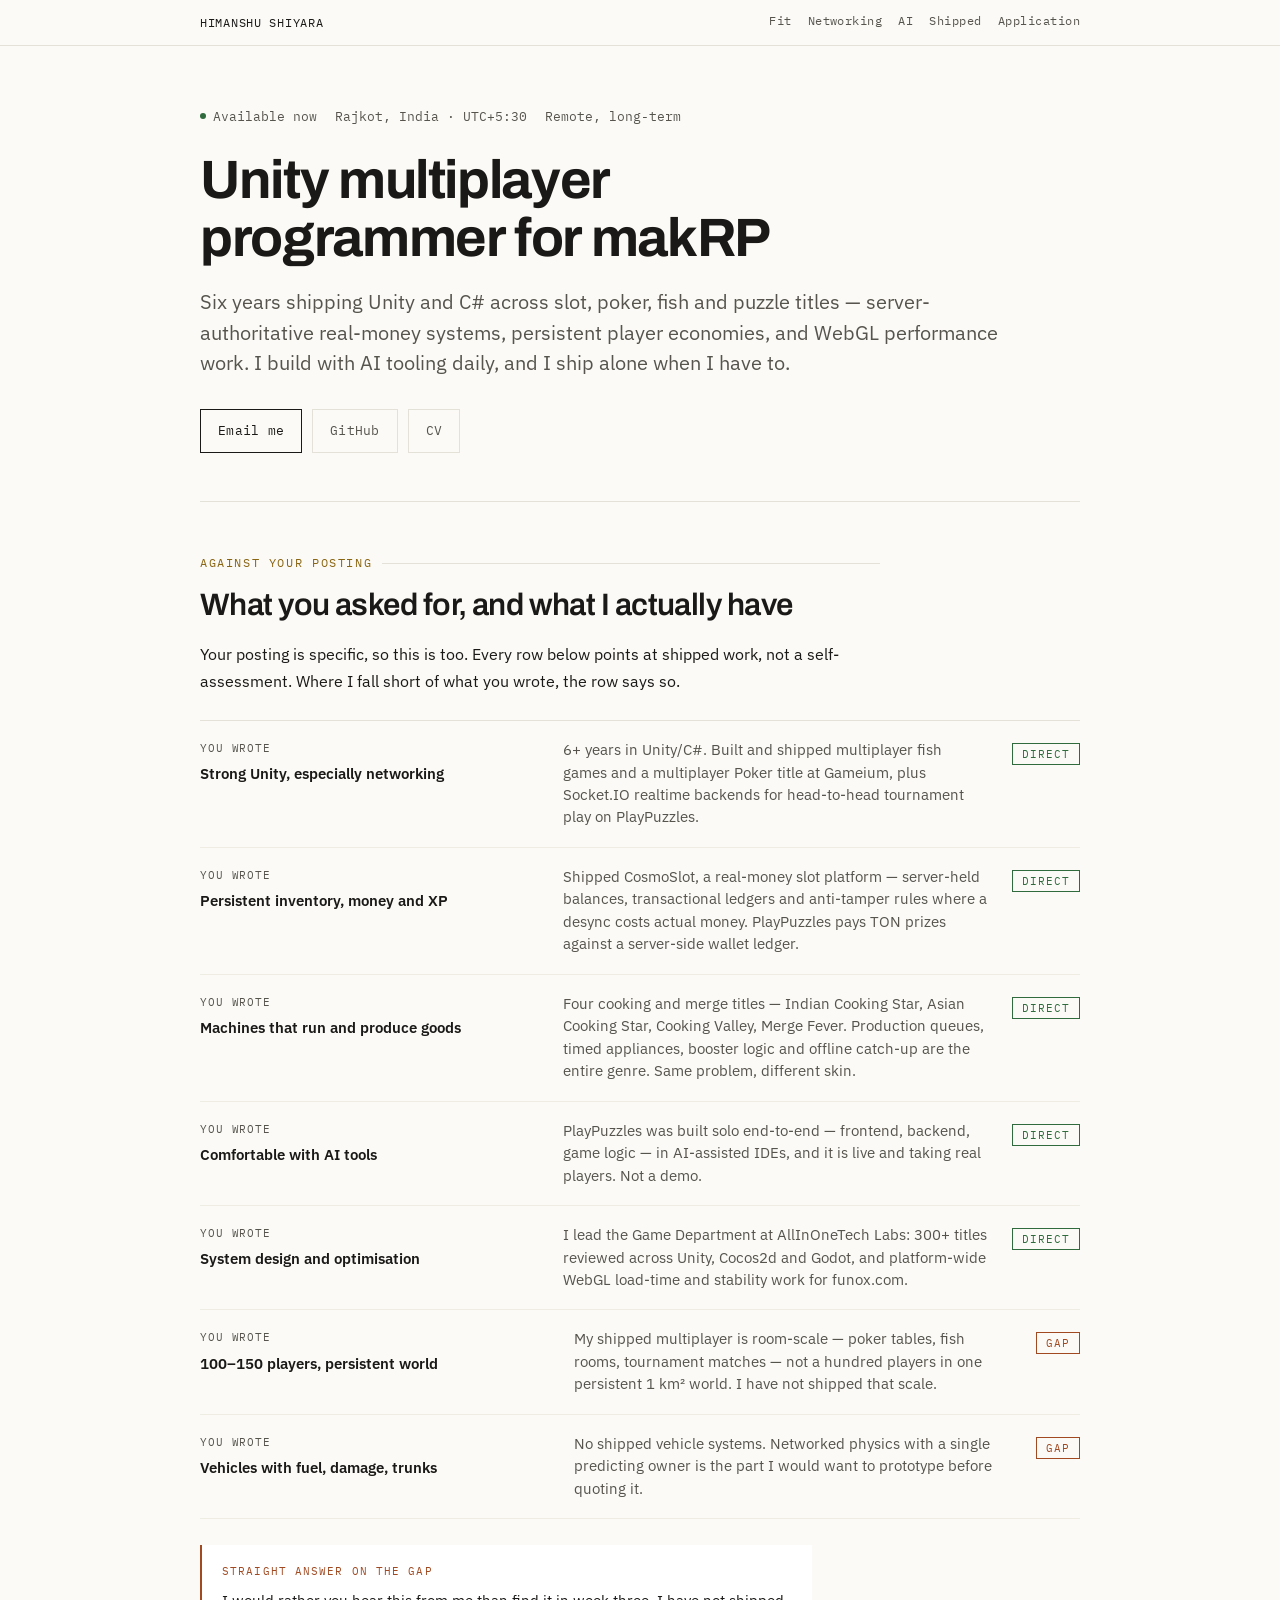
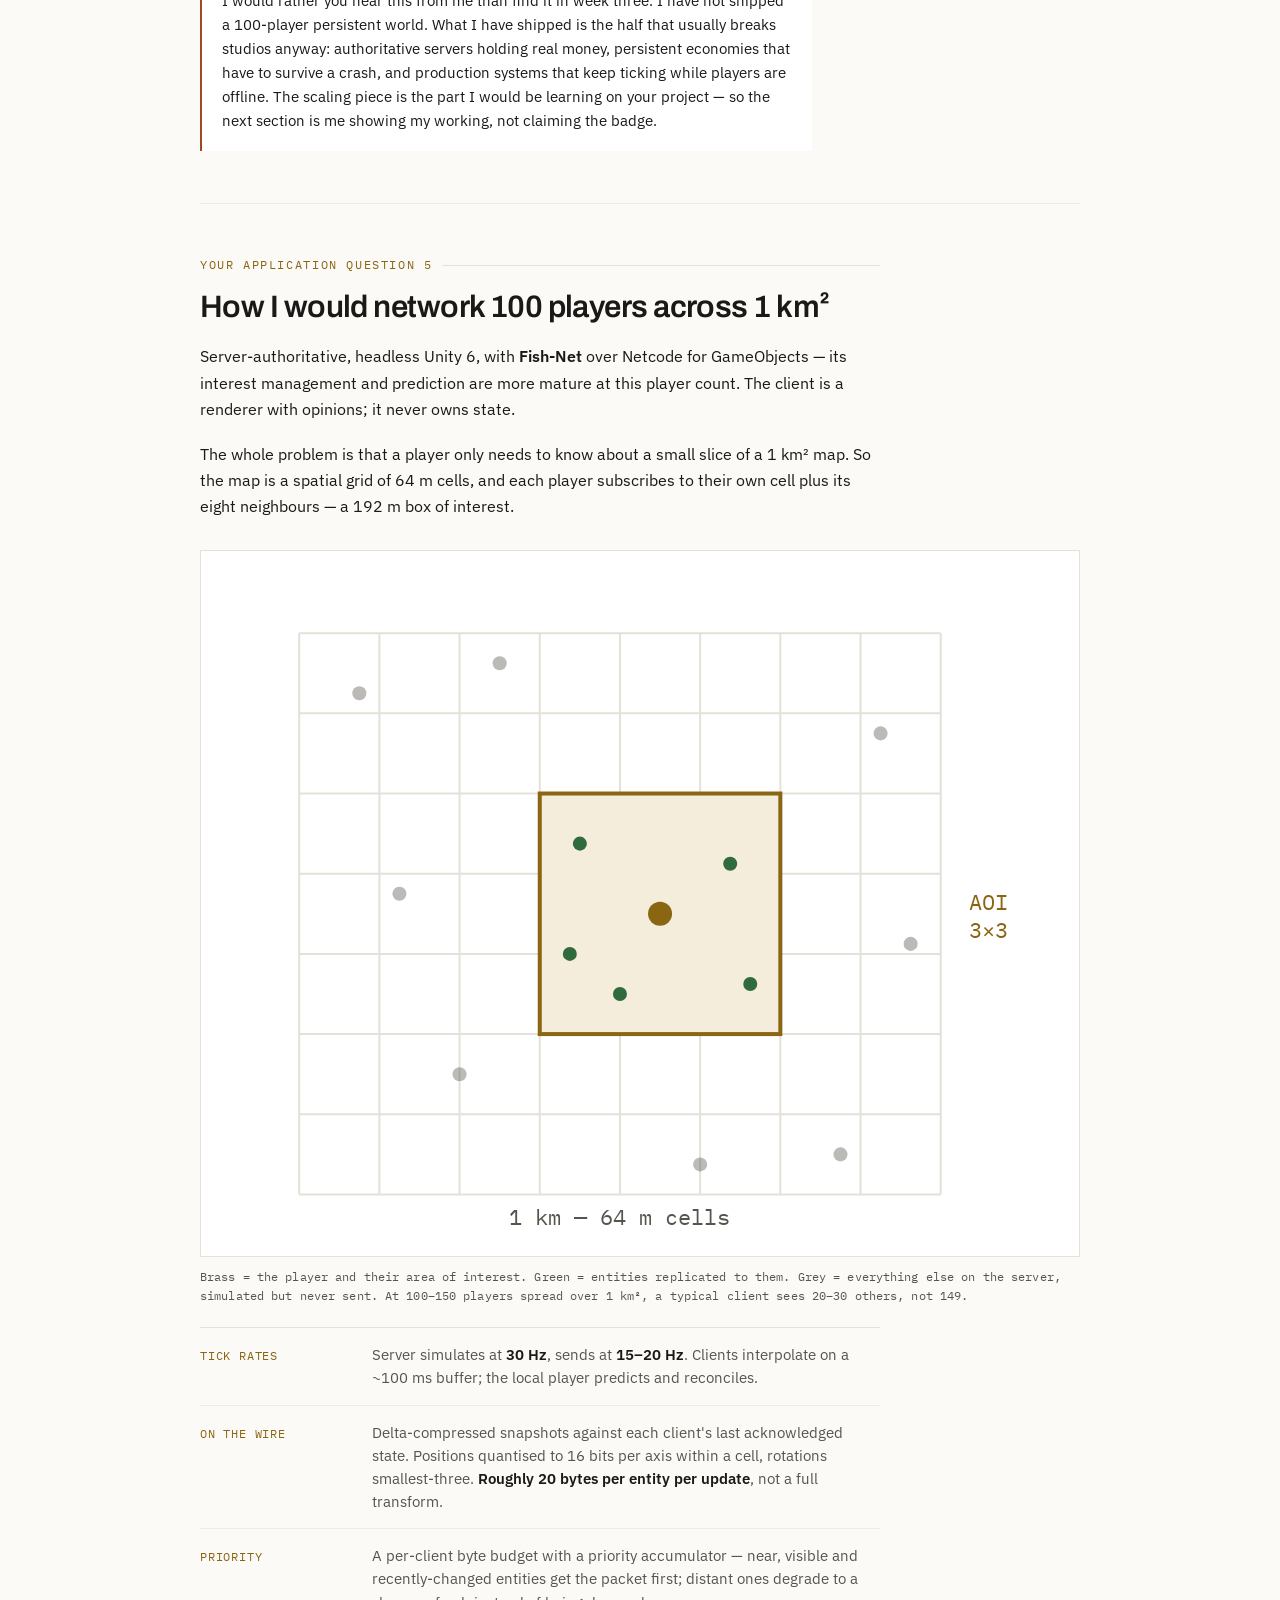
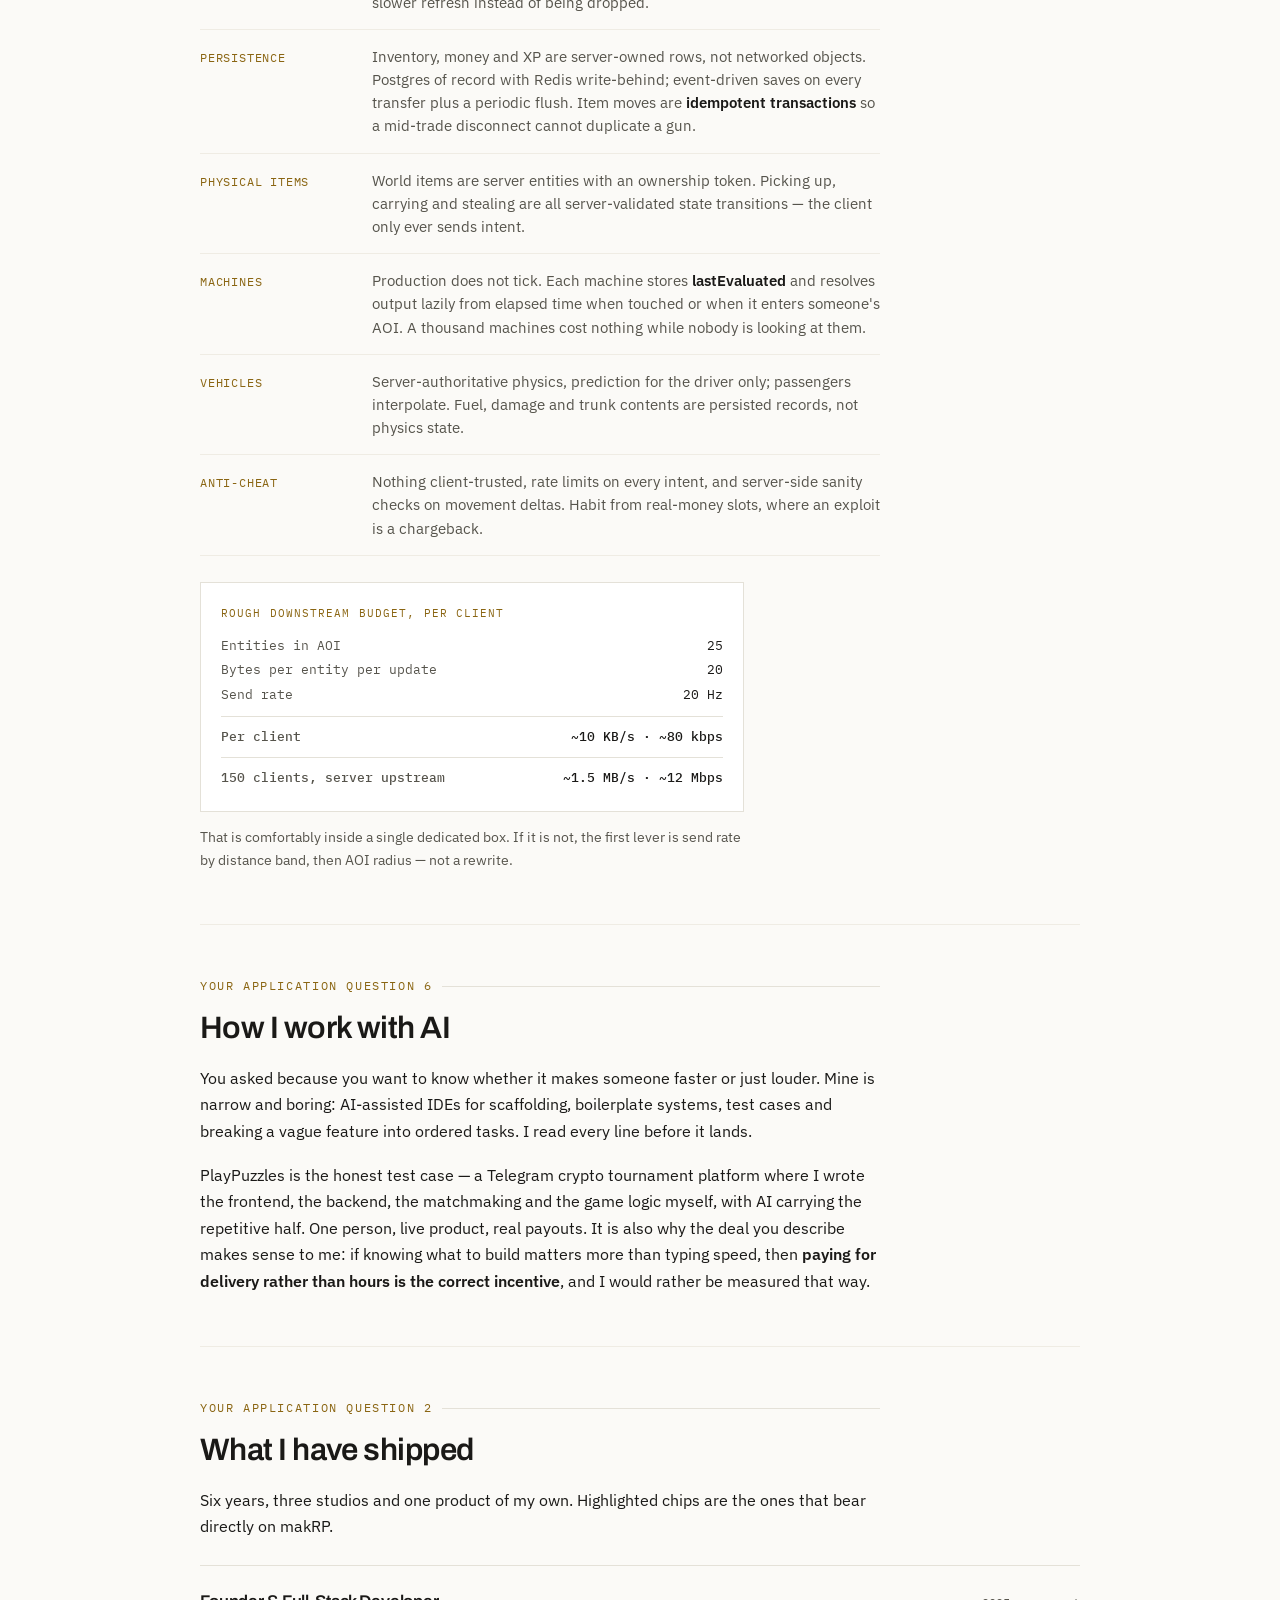
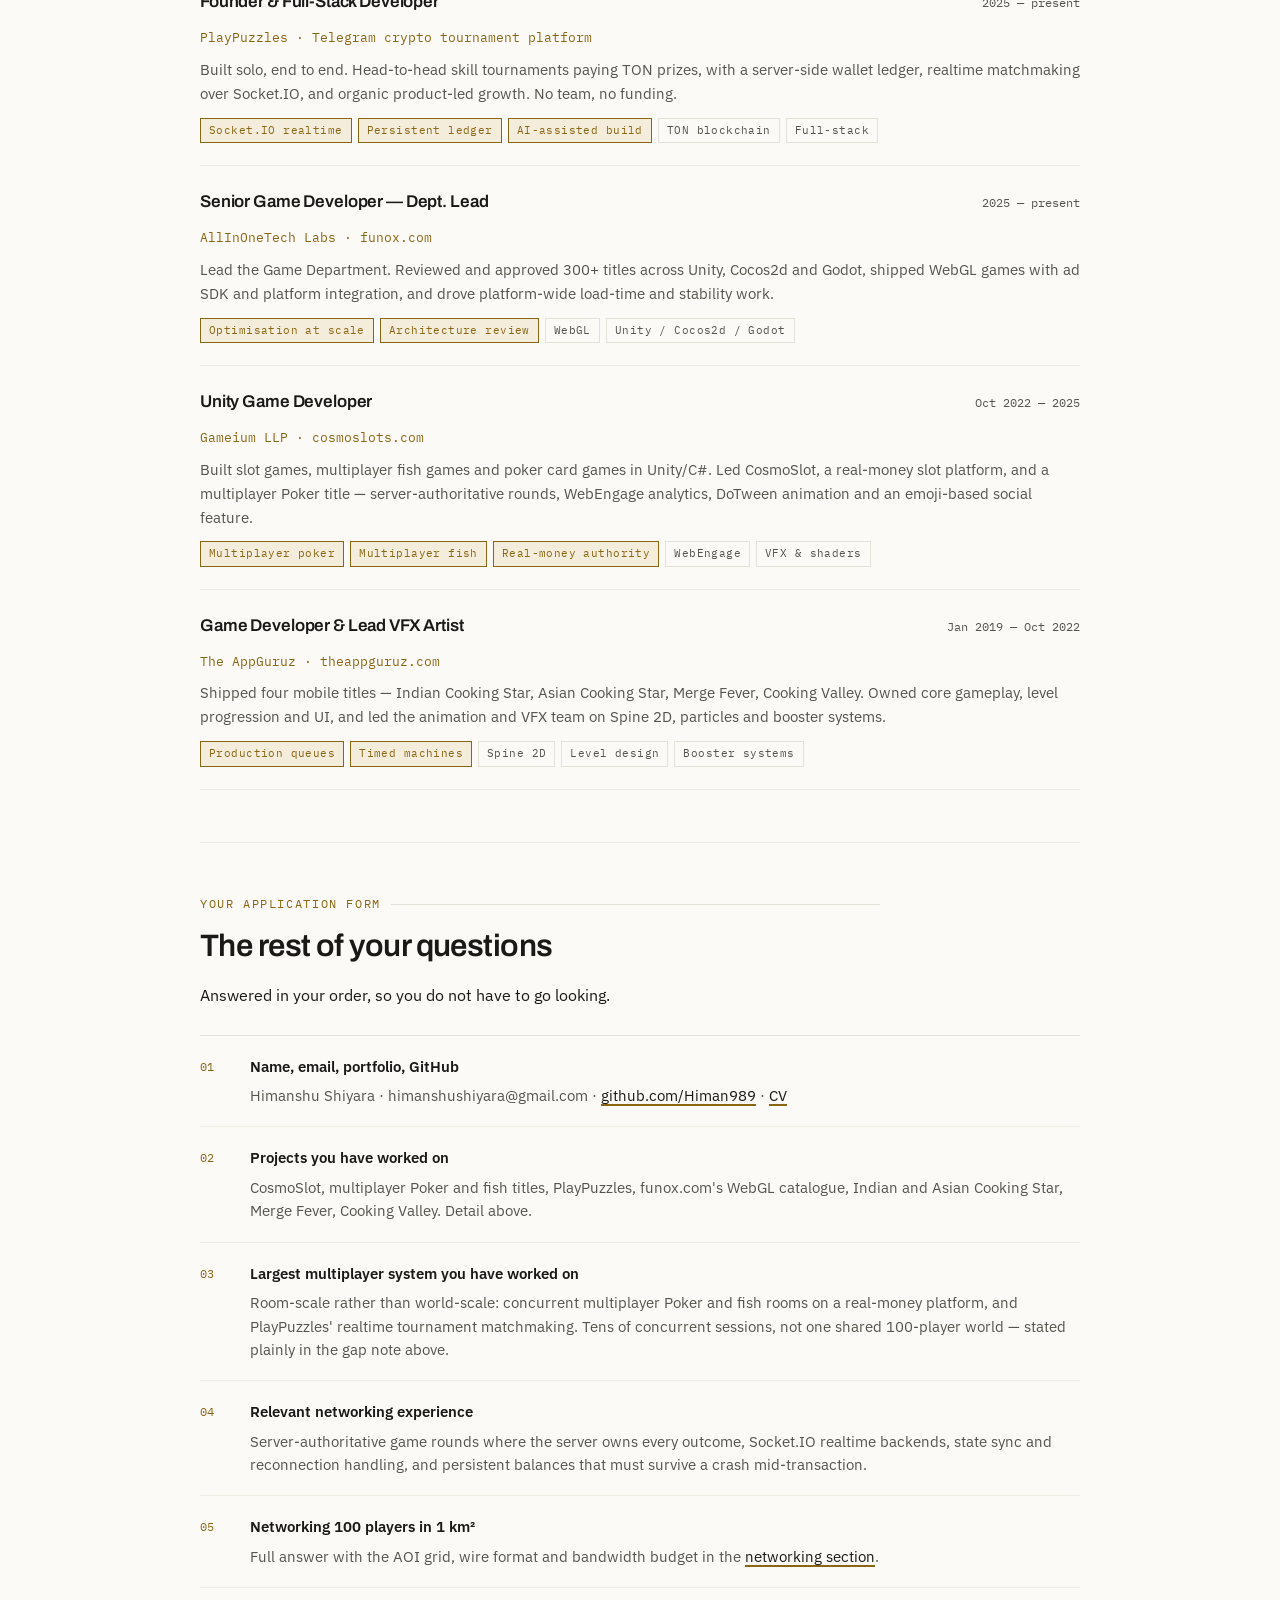
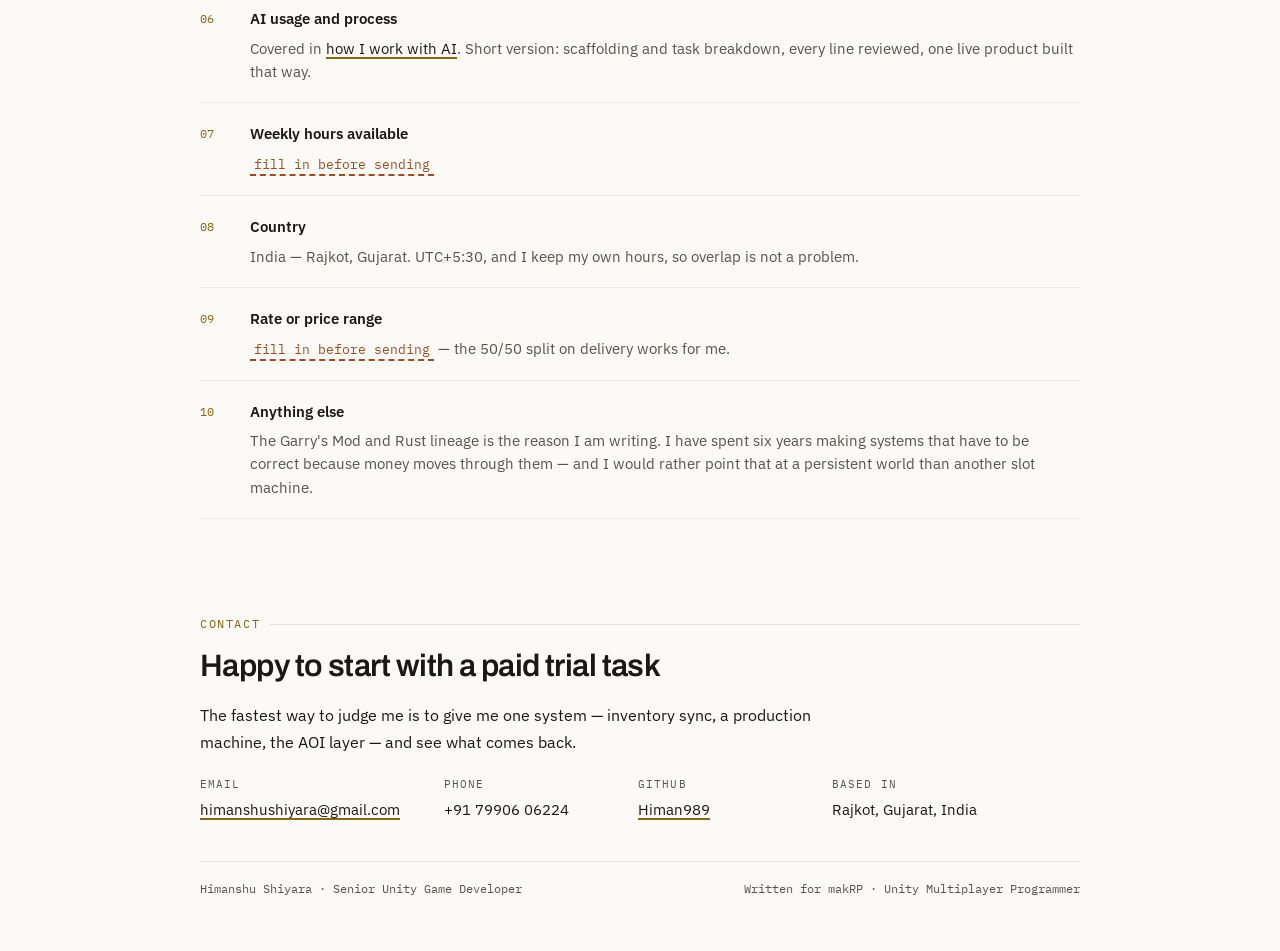
<file: makrp.html>
<!doctype html>
<html lang="en">
<head>
<meta charset="utf-8">
<meta name="viewport" content="width=device-width, initial-scale=1, viewport-fit=cover">
<meta name="description" content="Himanshu Shiyara — Senior Unity Game Developer. Application for the makRP Unity multiplayer programmer role.">
<style>
  :root{ color-scheme: light dark; padding-top: env(safe-area-inset-top, 0px); padding-bottom: env(safe-area-inset-bottom, 0px); }
  body{ margin:0; font:14px system-ui, -apple-system, sans-serif; background:#FBFAF7; }
  img{ max-width:100%; }
  [hidden]{ display:none !important; }
</style>
<title>Himanshu × makRP</title>
<link rel="preconnect" href="https://fonts.googleapis.com">
<link rel="preconnect" href="https://fonts.gstatic.com" crossorigin>
<link rel="stylesheet" href="https://fonts.googleapis.com/css2?family=Archivo:wght@600;700&family=IBM+Plex+Mono:wght@400;500&family=IBM+Plex+Sans:wght@400;600&display=swap">
<style>
  :root{
    --ground:#FBFAF7; --surface:#FFFFFF; --ink:#1A1917; --ink-2:#56544C;
    --rule:#E4E1D8; --rule-soft:#EFECE4;
    --brass:#8A6512; --brass-soft:#F4EDDC;
    --match:#2F6B3C; --gap:#A14A22;
    --display:'Archivo','Helvetica Neue',Arial,sans-serif;
    --body:'IBM Plex Sans',-apple-system,BlinkMacSystemFont,'Segoe UI',sans-serif;
    --mono:'IBM Plex Mono','SFMono-Regular',Consolas,monospace;
  }
  @media (prefers-color-scheme:dark){
    :root:not([data-theme="light"]){
      --ground:#121110; --surface:#1A1917; --ink:#EDEAE0; --ink-2:#9A968A;
      --rule:#2E2C28; --rule-soft:#232120;
      --brass:#D4A73C; --brass-soft:#2A2415;
      --match:#6FBF7F; --gap:#E08B57;
    }
  }
  :root[data-theme="dark"]{
    --ground:#121110; --surface:#1A1917; --ink:#EDEAE0; --ink-2:#9A968A;
    --rule:#2E2C28; --rule-soft:#232120;
    --brass:#D4A73C; --brass-soft:#2A2415;
    --match:#6FBF7F; --gap:#E08B57;
  }
  *{box-sizing:border-box}
  body{
    background:var(--ground); color:var(--ink);
    font-family:var(--body); font-size:16px; line-height:1.65;
    -webkit-font-smoothing:antialiased;
  }
  a{color:var(--ink); text-decoration:underline; text-underline-offset:3px; text-decoration-color:var(--brass); text-decoration-thickness:1.5px}
  a:hover{color:var(--brass)}
  a:focus-visible,button:focus-visible{outline:2px solid var(--brass); outline-offset:3px; border-radius:2px}

  .nav{
    position:sticky; top:env(safe-area-inset-top,0px); z-index:50;
    background:var(--ground);
    border-bottom:1px solid var(--rule);
  }
  .nav-in{
    max-width:920px; margin:0 auto; padding-block:11px; padding-left:20px; padding-right:20px;
    display:flex; align-items:center; gap:18px; flex-wrap:wrap;
  }
  .nav-id{font-family:var(--mono); font-size:12px; letter-spacing:.06em; text-transform:uppercase; color:var(--ink); white-space:nowrap}
  .nav-links{display:flex; gap:16px; flex-wrap:wrap; margin-left:auto}
  .nav-links a{
    font-family:var(--mono); font-size:12px; letter-spacing:.04em;
    color:var(--ink-2); text-decoration:none; padding-bottom:2px; border-bottom:1.5px solid transparent;
  }
  .nav-links a:hover,.nav-links a.on{color:var(--ink); border-bottom-color:var(--brass)}

  .wrap{max-width:920px; margin:0 auto; padding-left:20px; padding-right:20px}
  section{padding-block:52px; border-bottom:1px solid var(--rule-soft)}
  section:last-of-type{border-bottom:0}
  .col{max-width:68ch}
  p{margin:0 0 18px}
  p:last-child{margin-bottom:0}

  .eyebrow{
    font-family:var(--mono); font-size:11.5px; letter-spacing:.14em; text-transform:uppercase;
    color:var(--brass); margin:0 0 14px; display:flex; align-items:center; gap:10px;
  }
  .eyebrow::after{content:""; flex:1; height:1px; background:var(--rule)}
  h1{
    font-family:var(--display); font-weight:700; font-size:clamp(34px,6.2vw,54px);
    line-height:1.06; letter-spacing:-.025em; margin:0 0 20px; text-wrap:balance;
  }
  h2{
    font-family:var(--display); font-weight:600; font-size:clamp(23px,3.4vw,31px);
    line-height:1.18; letter-spacing:-.018em; margin:0 0 18px; text-wrap:balance;
  }
  h3{
    font-family:var(--display); font-weight:600; font-size:17px;
    letter-spacing:-.008em; margin:0 0 7px;
  }
  .lede{font-size:clamp(17px,2.2vw,19.5px); line-height:1.58; color:var(--ink-2)}
  strong{font-weight:600}

  .hero{padding-block:60px 48px; border-bottom:1px solid var(--rule)}
  .hero-meta{
    font-family:var(--mono); font-size:12.5px; color:var(--ink-2);
    display:flex; gap:8px 18px; flex-wrap:wrap; margin-bottom:26px;
  }
  .hero-meta span{display:inline-flex; align-items:center; gap:7px}
  .dot{width:6px; height:6px; border-radius:50%; background:var(--match); flex:none}
  .cta{display:flex; gap:10px; flex-wrap:wrap; margin-top:30px}
  .btn{
    font-family:var(--mono); font-size:13px; letter-spacing:.02em;
    padding:10px 17px; border:1.5px solid var(--ink); color:var(--ink);
    text-decoration:none; transition:background .15s,color .15s;
  }
  .btn:hover{background:var(--ink); color:var(--ground)}
  .btn.ghost{border-color:var(--rule); color:var(--ink-2)}
  .btn.ghost:hover{background:transparent; border-color:var(--brass); color:var(--brass)}

  .fit{display:grid; gap:0; margin-top:26px; border-top:1px solid var(--rule)}
  .fit-row{
    display:grid; grid-template-columns:1fr 1.25fr auto; gap:14px 22px;
    padding-block:18px; border-bottom:1px solid var(--rule-soft); align-items:start;
  }
  .fit-ask{font-weight:600; font-size:15px}
  .fit-ask em{
    display:block; font-family:var(--mono); font-style:normal; font-size:11px;
    letter-spacing:.08em; text-transform:uppercase; color:var(--ink-2); margin-bottom:5px; font-weight:400;
  }
  .fit-ev{font-size:14.5px; color:var(--ink-2); line-height:1.55}
  .tag{
    font-family:var(--mono); font-size:10.5px; letter-spacing:.09em; text-transform:uppercase;
    padding:3px 9px; white-space:nowrap; border:1px solid currentColor;
  }
  .tag.m{color:var(--match)}
  .tag.p{color:var(--gap)}
  @media (max-width:640px){
    .fit-row{grid-template-columns:1fr; gap:8px}
    .tag{justify-self:start}
  }

  .note{
    border-left:2.5px solid var(--gap); background:var(--surface);
    padding:18px 20px; margin:26px 0 0; font-size:15px; line-height:1.6;
  }
  .note .note-h{
    font-family:var(--mono); font-size:11px; letter-spacing:.1em; text-transform:uppercase;
    color:var(--gap); margin-bottom:8px;
  }

  .spec{list-style:none; padding:0; margin:22px 0 0; display:grid; gap:0; border-top:1px solid var(--rule)}
  .spec li{
    padding-block:15px; border-bottom:1px solid var(--rule-soft);
    display:grid; grid-template-columns:150px 1fr; gap:6px 22px; align-items:baseline;
  }
  .spec .k{
    font-family:var(--mono); font-size:11.5px; letter-spacing:.07em; text-transform:uppercase; color:var(--brass);
  }
  .spec .v{font-size:14.5px; color:var(--ink-2); line-height:1.6}
  .spec .v b{color:var(--ink); font-weight:600}
  @media (max-width:640px){ .spec li{grid-template-columns:1fr; gap:4px} }

  figure{margin:30px 0 0}
  .diagram{
    border:1px solid var(--rule); background:var(--surface);
    padding:22px 18px; overflow-x:auto;
  }
  .diagram svg{display:block; margin:0 auto; max-width:100%; height:auto}
  figcaption{
    font-family:var(--mono); font-size:11.5px; line-height:1.6; color:var(--ink-2);
    margin-top:11px; letter-spacing:.01em;
  }

  .budget{
    margin-top:26px; border:1px solid var(--rule); background:var(--surface);
    padding:20px; font-family:var(--mono); font-size:13px; line-height:1.9;
    font-variant-numeric:tabular-nums; overflow-x:auto;
  }
  .budget .bh{font-size:11px; letter-spacing:.1em; text-transform:uppercase; color:var(--brass); margin-bottom:10px}
  .budget .r{display:flex; justify-content:space-between; gap:24px; white-space:nowrap}
  .budget .r.tot{border-top:1px solid var(--rule); margin-top:8px; padding-top:8px; color:var(--ink); font-weight:500}
  .budget .lbl{color:var(--ink-2)}

  .tl{margin-top:26px; border-top:1px solid var(--rule)}
  .tl-item{padding-block:22px; border-bottom:1px solid var(--rule-soft)}
  .tl-top{display:flex; justify-content:space-between; gap:16px; flex-wrap:wrap; align-items:baseline; margin-bottom:4px}
  .tl-when{font-family:var(--mono); font-size:12px; color:var(--ink-2); white-space:nowrap}
  .tl-org{font-family:var(--mono); font-size:12.5px; color:var(--brass); margin-bottom:10px}
  .tl-item p{font-size:14.5px; color:var(--ink-2); margin-bottom:12px}
  .chips{display:flex; gap:6px; flex-wrap:wrap}
  .chip{
    font-family:var(--mono); font-size:10.5px; letter-spacing:.04em;
    padding:3px 8px; border:1px solid var(--rule); color:var(--ink-2);
  }
  .chip.hi{border-color:var(--brass); color:var(--brass); background:var(--brass-soft)}

  .qa{margin-top:26px; border-top:1px solid var(--rule)}
  .qa-item{padding-block:19px; border-bottom:1px solid var(--rule-soft); display:grid; grid-template-columns:34px 1fr; gap:16px}
  .qa-n{font-family:var(--mono); font-size:12px; color:var(--brass); padding-top:2px; font-variant-numeric:tabular-nums}
  .qa-q{font-weight:600; font-size:15px; margin-bottom:5px}
  .qa-a{font-size:14.5px; color:var(--ink-2); line-height:1.6}
  .fill{
    display:inline-block; border-bottom:2px dashed var(--gap); color:var(--gap);
    font-family:var(--mono); font-size:12.5px; padding:0 4px;
  }

  .foot{padding-block:44px 52px}
  .foot-grid{display:flex; gap:26px 44px; flex-wrap:wrap; margin-top:20px}
  .foot-grid div{min-width:150px}
  .foot-k{font-family:var(--mono); font-size:11px; letter-spacing:.1em; text-transform:uppercase; color:var(--ink-2); margin-bottom:5px}
  .foot-v{font-size:15px}
  .sig{
    margin-top:38px; padding-top:18px; border-top:1px solid var(--rule);
    font-family:var(--mono); font-size:11.5px; color:var(--ink-2);
    display:flex; justify-content:space-between; gap:14px; flex-wrap:wrap;
  }
  @media (prefers-reduced-motion:reduce){*{transition:none!important; animation:none!important}}
</style>
</head>
<body>

<nav class="nav">
  <div class="nav-in">
    <span class="nav-id">Himanshu Shiyara</span>
    <div class="nav-links">
      <a href="#fit">Fit</a>
      <a href="#network">Networking</a>
      <a href="#ai">AI</a>
      <a href="#shipped">Shipped</a>
      <a href="#apply">Application</a>
    </div>
  </div>
</nav>

<div class="wrap">

  <header class="hero">
    <div class="hero-meta">
      <span><i class="dot"></i>Available now</span>
      <span>Rajkot, India &middot; UTC+5:30</span>
      <span>Remote, long-term</span>
    </div>
    <h1>Unity multiplayer programmer for makRP</h1>
    <p class="lede col">Six years shipping Unity and C# across slot, poker, fish and puzzle titles &mdash; server-authoritative real-money systems, persistent player economies, and WebGL performance work. I build with AI tooling daily, and I ship alone when I have to.</p>
    <div class="cta">
      <a class="btn" href="mailto:himanshushiyara@gmail.com?subject=makRP%20%E2%80%94%20Unity%20Multiplayer%20Programmer">Email me</a>
      <a class="btn ghost" href="https://github.com/Himan989" target="_blank" rel="noopener">GitHub</a>
      <a class="btn ghost" href="HimanshuResume.pdf" target="_blank" rel="noopener">CV</a>
    </div>
  </header>

  <section id="fit">
    <div class="col">
      <p class="eyebrow">Against your posting</p>
      <h2>What you asked for, and what I actually have</h2>
      <p>Your posting is specific, so this is too. Every row below points at shipped work, not a self-assessment. Where I fall short of what you wrote, the row says so.</p>
    </div>

    <div class="fit">
      <div class="fit-row">
        <div class="fit-ask"><em>You wrote</em>Strong Unity, especially networking</div>
        <div class="fit-ev">6+ years in Unity/C#. Built and shipped multiplayer fish games and a multiplayer Poker title at Gameium, plus Socket.IO realtime backends for head-to-head tournament play on PlayPuzzles.</div>
        <div><span class="tag m">Direct</span></div>
      </div>
      <div class="fit-row">
        <div class="fit-ask"><em>You wrote</em>Persistent inventory, money and XP</div>
        <div class="fit-ev">Shipped CosmoSlot, a real-money slot platform &mdash; server-held balances, transactional ledgers and anti-tamper rules where a desync costs actual money. PlayPuzzles pays TON prizes against a server-side wallet ledger.</div>
        <div><span class="tag m">Direct</span></div>
      </div>
      <div class="fit-row">
        <div class="fit-ask"><em>You wrote</em>Machines that run and produce goods</div>
        <div class="fit-ev">Four cooking and merge titles &mdash; Indian Cooking Star, Asian Cooking Star, Cooking Valley, Merge Fever. Production queues, timed appliances, booster logic and offline catch-up are the entire genre. Same problem, different skin.</div>
        <div><span class="tag m">Direct</span></div>
      </div>
      <div class="fit-row">
        <div class="fit-ask"><em>You wrote</em>Comfortable with AI tools</div>
        <div class="fit-ev">PlayPuzzles was built solo end-to-end &mdash; frontend, backend, game logic &mdash; in AI-assisted IDEs, and it is live and taking real players. Not a demo.</div>
        <div><span class="tag m">Direct</span></div>
      </div>
      <div class="fit-row">
        <div class="fit-ask"><em>You wrote</em>System design and optimisation</div>
        <div class="fit-ev">I lead the Game Department at AllInOneTech Labs: 300+ titles reviewed across Unity, Cocos2d and Godot, and platform-wide WebGL load-time and stability work for funox.com.</div>
        <div><span class="tag m">Direct</span></div>
      </div>
      <div class="fit-row">
        <div class="fit-ask"><em>You wrote</em>100&ndash;150 players, persistent world</div>
        <div class="fit-ev">My shipped multiplayer is room-scale &mdash; poker tables, fish rooms, tournament matches &mdash; not a hundred players in one persistent 1&nbsp;km&sup2; world. I have not shipped that scale.</div>
        <div><span class="tag p">Gap</span></div>
      </div>
      <div class="fit-row">
        <div class="fit-ask"><em>You wrote</em>Vehicles with fuel, damage, trunks</div>
        <div class="fit-ev">No shipped vehicle systems. Networked physics with a single predicting owner is the part I would want to prototype before quoting it.</div>
        <div><span class="tag p">Gap</span></div>
      </div>
    </div>

    <div class="note col">
      <div class="note-h">Straight answer on the gap</div>
      I would rather you hear this from me than find it in week three. I have not shipped a 100-player persistent world. What I have shipped is the half that usually breaks studios anyway: authoritative servers holding real money, persistent economies that have to survive a crash, and production systems that keep ticking while players are offline. The scaling piece is the part I would be learning on your project &mdash; so the next section is me showing my working, not claiming the badge.
    </div>
  </section>

  <section id="network">
    <div class="col">
      <p class="eyebrow">Your application question 5</p>
      <h2>How I would network 100 players across 1&nbsp;km&sup2;</h2>
      <p>Server-authoritative, headless Unity 6, with <strong>Fish-Net</strong> over Netcode for GameObjects &mdash; its interest management and prediction are more mature at this player count. The client is a renderer with opinions; it never owns state.</p>
      <p>The whole problem is that a player only needs to know about a small slice of a 1&nbsp;km&sup2; map. So the map is a spatial grid of 64&nbsp;m cells, and each player subscribes to their own cell plus its eight neighbours &mdash; a 192&nbsp;m box of interest.</p>
    </div>

    <figure>
      <div class="diagram">
        <svg viewBox="0 0 420 330" role="img" aria-label="A 1 square kilometre map divided into a grid. One player at the centre replicates only the 3 by 3 block of cells around them; entities outside that block are not sent.">
          <g stroke="var(--rule)" stroke-width="1" fill="none">
            <path d="M40 30 H360 M40 70 H360 M40 110 H360 M40 150 H360 M40 190 H360 M40 230 H360 M40 270 H360 M40 310 H360"></path>
            <path d="M40 30 V310 M80 30 V310 M120 30 V310 M160 30 V310 M200 30 V310 M240 30 V310 M280 30 V310 M320 30 V310 M360 30 V310"></path>
          </g>
          <rect x="160" y="110" width="120" height="120" fill="var(--brass-soft)" stroke="var(--brass)" stroke-width="2"></rect>
          <circle cx="220" cy="170" r="6" fill="var(--brass)"></circle>
          <g fill="var(--match)">
            <circle cx="180" cy="135" r="3.5"></circle><circle cx="255" cy="145" r="3.5"></circle>
            <circle cx="200" cy="210" r="3.5"></circle><circle cx="265" cy="205" r="3.5"></circle>
            <circle cx="175" cy="190" r="3.5"></circle>
          </g>
          <g fill="var(--ink-2)" opacity="0.4">
            <circle cx="70" cy="60" r="3.5"></circle><circle cx="120" cy="250" r="3.5"></circle>
            <circle cx="330" cy="80" r="3.5"></circle><circle cx="310" cy="290" r="3.5"></circle>
            <circle cx="90" cy="160" r="3.5"></circle><circle cx="345" cy="185" r="3.5"></circle>
            <circle cx="140" cy="45" r="3.5"></circle><circle cx="240" cy="295" r="3.5"></circle>
          </g>
          <text x="200" y="325" text-anchor="middle" font-family="IBM Plex Mono, monospace" font-size="11" fill="var(--ink-2)">1 km &#8212; 64 m cells</text>
          <text x="374" y="168" font-family="IBM Plex Mono, monospace" font-size="11" fill="var(--brass)">AOI</text>
          <text x="374" y="182" font-family="IBM Plex Mono, monospace" font-size="11" fill="var(--brass)">3&#215;3</text>
        </svg>
      </div>
      <figcaption>Brass = the player and their area of interest. Green = entities replicated to them. Grey = everything else on the server, simulated but never sent. At 100&ndash;150 players spread over 1&nbsp;km&sup2;, a typical client sees 20&ndash;30 others, not 149.</figcaption>
    </figure>

    <ul class="spec col">
      <li><span class="k">Tick rates</span><span class="v">Server simulates at <b>30&nbsp;Hz</b>, sends at <b>15&ndash;20&nbsp;Hz</b>. Clients interpolate on a ~100&nbsp;ms buffer; the local player predicts and reconciles.</span></li>
      <li><span class="k">On the wire</span><span class="v">Delta-compressed snapshots against each client's last acknowledged state. Positions quantised to 16 bits per axis within a cell, rotations smallest-three. <b>Roughly 20 bytes per entity per update</b>, not a full transform.</span></li>
      <li><span class="k">Priority</span><span class="v">A per-client byte budget with a priority accumulator &mdash; near, visible and recently-changed entities get the packet first; distant ones degrade to a slower refresh instead of being dropped.</span></li>
      <li><span class="k">Persistence</span><span class="v">Inventory, money and XP are server-owned rows, not networked objects. Postgres of record with Redis write-behind; event-driven saves on every transfer plus a periodic flush. Item moves are <b>idempotent transactions</b> so a mid-trade disconnect cannot duplicate a gun.</span></li>
      <li><span class="k">Physical items</span><span class="v">World items are server entities with an ownership token. Picking up, carrying and stealing are all server-validated state transitions &mdash; the client only ever sends intent.</span></li>
      <li><span class="k">Machines</span><span class="v">Production does not tick. Each machine stores <b>lastEvaluated</b> and resolves output lazily from elapsed time when touched or when it enters someone's AOI. A thousand machines cost nothing while nobody is looking at them.</span></li>
      <li><span class="k">Vehicles</span><span class="v">Server-authoritative physics, prediction for the driver only; passengers interpolate. Fuel, damage and trunk contents are persisted records, not physics state.</span></li>
      <li><span class="k">Anti-cheat</span><span class="v">Nothing client-trusted, rate limits on every intent, and server-side sanity checks on movement deltas. Habit from real-money slots, where an exploit is a chargeback.</span></li>
    </ul>

    <div class="budget col">
      <div class="bh">Rough downstream budget, per client</div>
      <div class="r"><span class="lbl">Entities in AOI</span><span>25</span></div>
      <div class="r"><span class="lbl">Bytes per entity per update</span><span>20</span></div>
      <div class="r"><span class="lbl">Send rate</span><span>20 Hz</span></div>
      <div class="r tot"><span class="lbl">Per client</span><span>~10 KB/s &middot; ~80 kbps</span></div>
      <div class="r tot"><span class="lbl">150 clients, server upstream</span><span>~1.5 MB/s &middot; ~12 Mbps</span></div>
    </div>
    <p class="col" style="margin-top:14px; font-size:14px; color:var(--ink-2)">That is comfortably inside a single dedicated box. If it is not, the first lever is send rate by distance band, then AOI radius &mdash; not a rewrite.</p>
  </section>

  <section id="ai">
    <div class="col">
      <p class="eyebrow">Your application question 6</p>
      <h2>How I work with AI</h2>
      <p>You asked because you want to know whether it makes someone faster or just louder. Mine is narrow and boring: AI-assisted IDEs for scaffolding, boilerplate systems, test cases and breaking a vague feature into ordered tasks. I read every line before it lands.</p>
      <p>PlayPuzzles is the honest test case &mdash; a Telegram crypto tournament platform where I wrote the frontend, the backend, the matchmaking and the game logic myself, with AI carrying the repetitive half. One person, live product, real payouts. It is also why the deal you describe makes sense to me: if knowing what to build matters more than typing speed, then <strong>paying for delivery rather than hours is the correct incentive</strong>, and I would rather be measured that way.</p>
    </div>
  </section>

  <section id="shipped">
    <div class="col">
      <p class="eyebrow">Your application question 2</p>
      <h2>What I have shipped</h2>
      <p>Six years, three studios and one product of my own. Highlighted chips are the ones that bear directly on makRP.</p>
    </div>

    <div class="tl">
      <div class="tl-item">
        <div class="tl-top"><h3>Founder &amp; Full-Stack Developer</h3><span class="tl-when">2025 &mdash; present</span></div>
        <div class="tl-org">PlayPuzzles &middot; Telegram crypto tournament platform</div>
        <p>Built solo, end to end. Head-to-head skill tournaments paying TON prizes, with a server-side wallet ledger, realtime matchmaking over Socket.IO, and organic product-led growth. No team, no funding.</p>
        <div class="chips"><span class="chip hi">Socket.IO realtime</span><span class="chip hi">Persistent ledger</span><span class="chip hi">AI-assisted build</span><span class="chip">TON blockchain</span><span class="chip">Full-stack</span></div>
      </div>
      <div class="tl-item">
        <div class="tl-top"><h3>Senior Game Developer &mdash; Dept. Lead</h3><span class="tl-when">2025 &mdash; present</span></div>
        <div class="tl-org">AllInOneTech Labs &middot; funox.com</div>
        <p>Lead the Game Department. Reviewed and approved 300+ titles across Unity, Cocos2d and Godot, shipped WebGL games with ad SDK and platform integration, and drove platform-wide load-time and stability work.</p>
        <div class="chips"><span class="chip hi">Optimisation at scale</span><span class="chip hi">Architecture review</span><span class="chip">WebGL</span><span class="chip">Unity / Cocos2d / Godot</span></div>
      </div>
      <div class="tl-item">
        <div class="tl-top"><h3>Unity Game Developer</h3><span class="tl-when">Oct 2022 &mdash; 2025</span></div>
        <div class="tl-org">Gameium LLP &middot; cosmoslots.com</div>
        <p>Built slot games, multiplayer fish games and poker card games in Unity/C#. Led CosmoSlot, a real-money slot platform, and a multiplayer Poker title &mdash; server-authoritative rounds, WebEngage analytics, DoTween animation and an emoji-based social feature.</p>
        <div class="chips"><span class="chip hi">Multiplayer poker</span><span class="chip hi">Multiplayer fish</span><span class="chip hi">Real-money authority</span><span class="chip">WebEngage</span><span class="chip">VFX &amp; shaders</span></div>
      </div>
      <div class="tl-item">
        <div class="tl-top"><h3>Game Developer &amp; Lead VFX Artist</h3><span class="tl-when">Jan 2019 &mdash; Oct 2022</span></div>
        <div class="tl-org">The AppGuruz &middot; theappguruz.com</div>
        <p>Shipped four mobile titles &mdash; Indian Cooking Star, Asian Cooking Star, Merge Fever, Cooking Valley. Owned core gameplay, level progression and UI, and led the animation and VFX team on Spine 2D, particles and booster systems.</p>
        <div class="chips"><span class="chip hi">Production queues</span><span class="chip hi">Timed machines</span><span class="chip">Spine 2D</span><span class="chip">Level design</span><span class="chip">Booster systems</span></div>
      </div>
    </div>
  </section>

  <section id="apply">
    <div class="col">
      <p class="eyebrow">Your application form</p>
      <h2>The rest of your questions</h2>
      <p>Answered in your order, so you do not have to go looking.</p>
    </div>

    <div class="qa">
      <div class="qa-item"><span class="qa-n">01</span><div>
        <div class="qa-q">Name, email, portfolio, GitHub</div>
        <div class="qa-a">Himanshu Shiyara &middot; himanshushiyara@gmail.com &middot; <a href="https://github.com/Himan989" target="_blank" rel="noopener">github.com/Himan989</a> &middot; <a href="HimanshuResume.pdf" target="_blank" rel="noopener">CV</a></div>
      </div></div>
      <div class="qa-item"><span class="qa-n">02</span><div>
        <div class="qa-q">Projects you have worked on</div>
        <div class="qa-a">CosmoSlot, multiplayer Poker and fish titles, PlayPuzzles, funox.com's WebGL catalogue, Indian and Asian Cooking Star, Merge Fever, Cooking Valley. Detail above.</div>
      </div></div>
      <div class="qa-item"><span class="qa-n">03</span><div>
        <div class="qa-q">Largest multiplayer system you have worked on</div>
        <div class="qa-a">Room-scale rather than world-scale: concurrent multiplayer Poker and fish rooms on a real-money platform, and PlayPuzzles' realtime tournament matchmaking. Tens of concurrent sessions, not one shared 100-player world &mdash; stated plainly in the gap note above.</div>
      </div></div>
      <div class="qa-item"><span class="qa-n">04</span><div>
        <div class="qa-q">Relevant networking experience</div>
        <div class="qa-a">Server-authoritative game rounds where the server owns every outcome, Socket.IO realtime backends, state sync and reconnection handling, and persistent balances that must survive a crash mid-transaction.</div>
      </div></div>
      <div class="qa-item"><span class="qa-n">05</span><div>
        <div class="qa-q">Networking 100 players in 1 km&sup2;</div>
        <div class="qa-a">Full answer with the AOI grid, wire format and bandwidth budget in the <a href="#network">networking section</a>.</div>
      </div></div>
      <div class="qa-item"><span class="qa-n">06</span><div>
        <div class="qa-q">AI usage and process</div>
        <div class="qa-a">Covered in <a href="#ai">how I work with AI</a>. Short version: scaffolding and task breakdown, every line reviewed, one live product built that way.</div>
      </div></div>
      <div class="qa-item"><span class="qa-n">07</span><div>
        <div class="qa-q">Weekly hours available</div>
        <div class="qa-a"><span class="fill">fill in before sending</span></div>
      </div></div>
      <div class="qa-item"><span class="qa-n">08</span><div>
        <div class="qa-q">Country</div>
        <div class="qa-a">India &mdash; Rajkot, Gujarat. UTC+5:30, and I keep my own hours, so overlap is not a problem.</div>
      </div></div>
      <div class="qa-item"><span class="qa-n">09</span><div>
        <div class="qa-q">Rate or price range</div>
        <div class="qa-a"><span class="fill">fill in before sending</span> &mdash; the 50/50 split on delivery works for me.</div>
      </div></div>
      <div class="qa-item"><span class="qa-n">10</span><div>
        <div class="qa-q">Anything else</div>
        <div class="qa-a">The Garry's Mod and Rust lineage is the reason I am writing. I have spent six years making systems that have to be correct because money moves through them &mdash; and I would rather point that at a persistent world than another slot machine.</div>
      </div></div>
    </div>
  </section>

  <footer class="foot">
    <p class="eyebrow">Contact</p>
    <h2>Happy to start with a paid trial task</h2>
    <p class="col">The fastest way to judge me is to give me one system &mdash; inventory sync, a production machine, the AOI layer &mdash; and see what comes back.</p>
    <div class="foot-grid">
      <div><div class="foot-k">Email</div><div class="foot-v"><a href="mailto:himanshushiyara@gmail.com">himanshushiyara@gmail.com</a></div></div>
      <div><div class="foot-k">Phone</div><div class="foot-v">+91 79906 06224</div></div>
      <div><div class="foot-k">GitHub</div><div class="foot-v"><a href="https://github.com/Himan989" target="_blank" rel="noopener">Himan989</a></div></div>
      <div><div class="foot-k">Based in</div><div class="foot-v">Rajkot, Gujarat, India</div></div>
    </div>
    <div class="sig">
      <span>Himanshu Shiyara &middot; Senior Unity Game Developer</span>
      <span>Written for makRP &middot; Unity Multiplayer Programmer</span>
    </div>
  </footer>
</div>

<script>
(function(){
  var links = Array.prototype.slice.call(document.querySelectorAll('.nav-links a'));
  var secs = links.map(function(a){ return document.getElementById(a.getAttribute('href').slice(1)); });
  function sync(){
    var y = window.scrollY + 140, best = -1;
    for (var i = 0; i < secs.length; i++){
      if (secs[i] && secs[i].offsetTop <= y) best = i;
    }
    links.forEach(function(a, i){ a.classList.toggle('on', i === best); });
  }
  var tick = false;
  window.addEventListener('scroll', function(){
    if (tick) return;
    tick = true;
    requestAnimationFrame(function(){ sync(); tick = false; });
  }, {passive:true});
  sync();
})();
</script>
</body>
</html>
</file>
